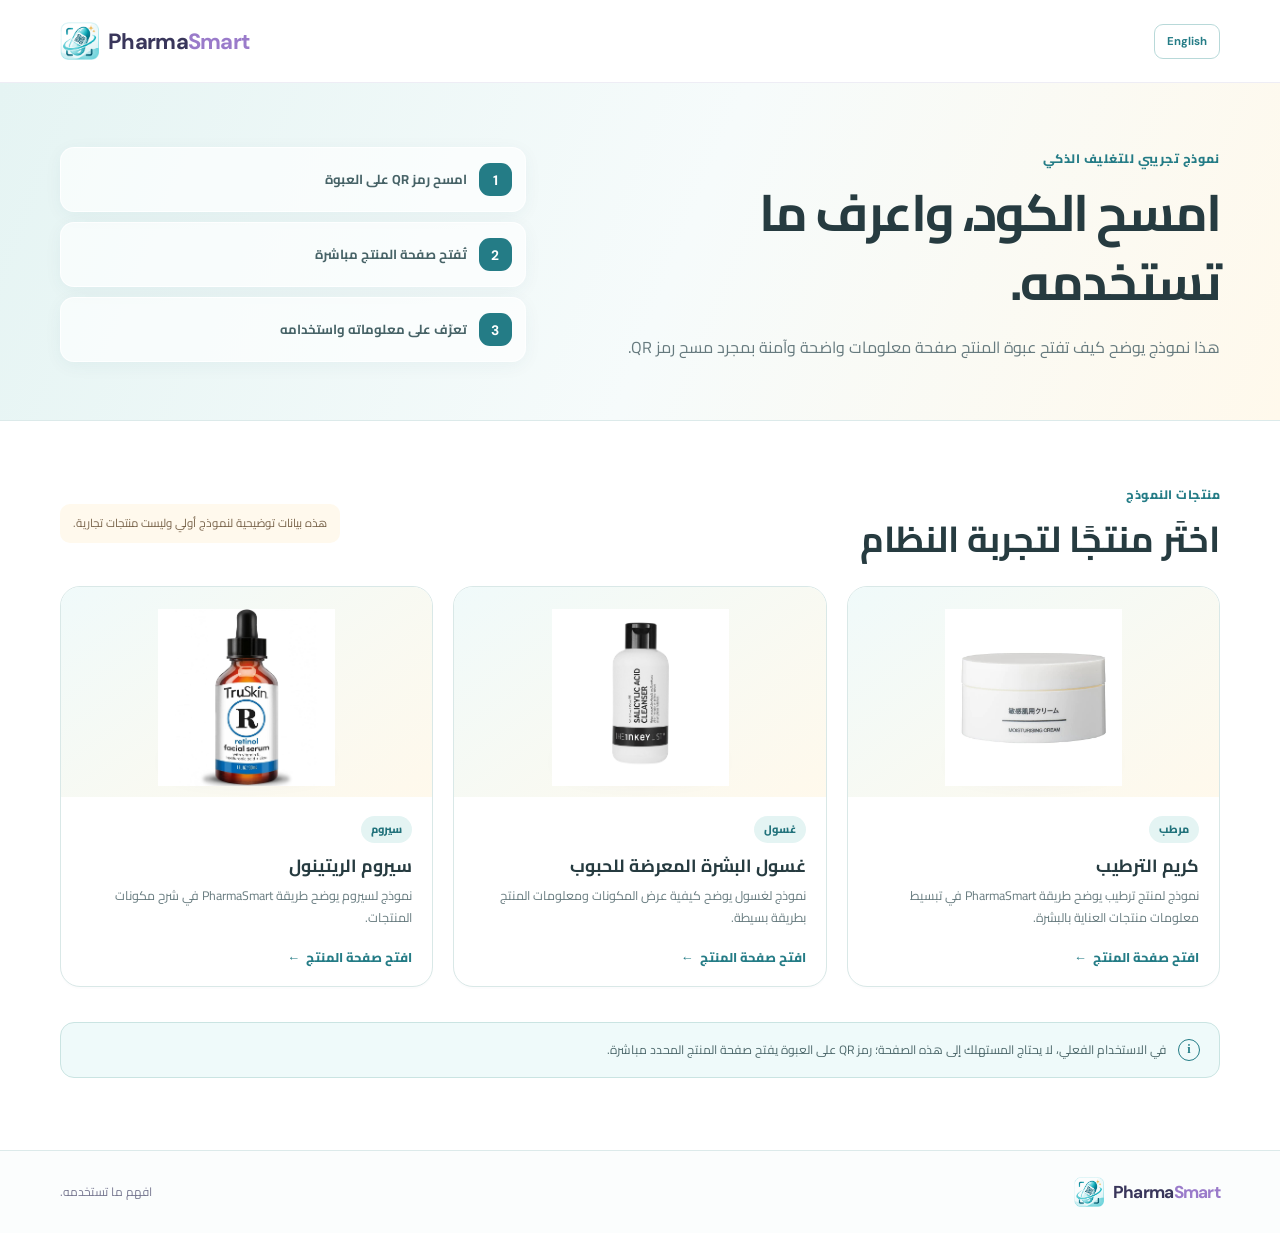
<file: index.html>
<!doctype html>
<html lang="ar" dir="rtl">
  <head>
    <meta charset="UTF-8" />
    <meta name="viewport" content="width=device-width, initial-scale=1.0" />
    <meta name="description" content="PharmaSmart: نموذج معلومات التغليف الذكي عبر QR Code." />
    <title>PharmaSmart | تجربة التغليف الذكي</title>
    <link rel="preconnect" href="https://fonts.googleapis.com" />
    <link rel="preconnect" href="https://fonts.gstatic.com" crossorigin />
    <link href="https://fonts.googleapis.com/css2?family=Cairo:wght@400;500;600;700&family=DM+Sans:wght@500;600;700&display=swap" rel="stylesheet" />
    <link rel="stylesheet" href="style.css" />
  </head>
  <body class="demo-page">
    <a class="skip-link" href="#products" data-i18n="skip">انتقل إلى المنتجات</a>
    <header class="site-header">
      <div class="container nav">
        <a class="brand" href="index.html" aria-label="PharmaSmart home">
          <img src="images/logo-icon.png" alt="" width="42" height="42" />
          <span>Pharma<span>Smart</span></span>
        </a>
        <button class="language-toggle" type="button" data-language-toggle aria-label="Switch to English">English</button>
      </div>
    </header>

    <main>
      <section class="demo-intro">
        <div class="container intro-layout">
          <div>
            <p class="eyebrow" data-i18n="demoLabel">نموذج تجريبي للتغليف الذكي</p>
            <h1 data-i18n="demoTitle">امسح الكود، واعرف ما تستخدمه.</h1>
            <p class="intro-text" data-i18n="demoText">هذا نموذج يوضح كيف تفتح عبوة المنتج صفحة معلومات واضحة وآمنة بمجرد مسح رمز QR.</p>
          </div>
          <ol class="journey" aria-label="رحلة المستخدم">
            <li><span>1</span><p data-i18n="journeyOne">امسح رمز QR على العبوة</p></li>
            <li><span>2</span><p data-i18n="journeyTwo">تُم افتح صفحة المنتج مباشرة</p></li>
            <li><span>3</span><p data-i18n="journeyThree">تعرّف على معلوماته واستخدامه</p></li>
          </ol>
        </div>
      </section>

      <section class="catalog container" id="products" aria-labelledby="catalog-title">
        <div class="section-heading demo-heading">
          <div>
            <p class="eyebrow" data-i18n="prototypeLabel">منتجات النموذج</p>
            <h2 id="catalog-title" data-i18n="chooseProduct">اختَر منتجًا لتجربة النظام</h2>
          </div>
          <p class="section-note" data-i18n="demoOnly">هذه بيانات توضيحية لنموذج أولي وليست منتجات تجارية.</p>
        </div>
        <div id="products-grid" class="product-grid" aria-live="polite">
          <div class="loading"><span></span><span data-i18n="loading">جارِ تحميل المنتجات...</span></div>
        </div>
        <p id="empty-state" class="empty-state" hidden></p>
      </section>

      <section class="container prototype-note">
        <span aria-hidden="true">i</span>
        <p data-i18n="prototypeNotice">في الاستخدام الفعلي، لا يحتاج المستهلك إلى هذه الصفحة؛ رمز QR على العبوة يفتح صفحة المنتج المحدد مباشرة.</p>
      </section>
    </main>

    <footer class="site-footer"><div class="container"><a class="brand" href="index.html"><img src="images/logo-icon.png" alt="" width="30" height="30" /><span>Pharma<span>Smart</span></span></a><p data-i18n="footer">Understand What You Use.</p></div></footer>
    <script src="script.js" defer></script>
  </body>
</html>
</file>
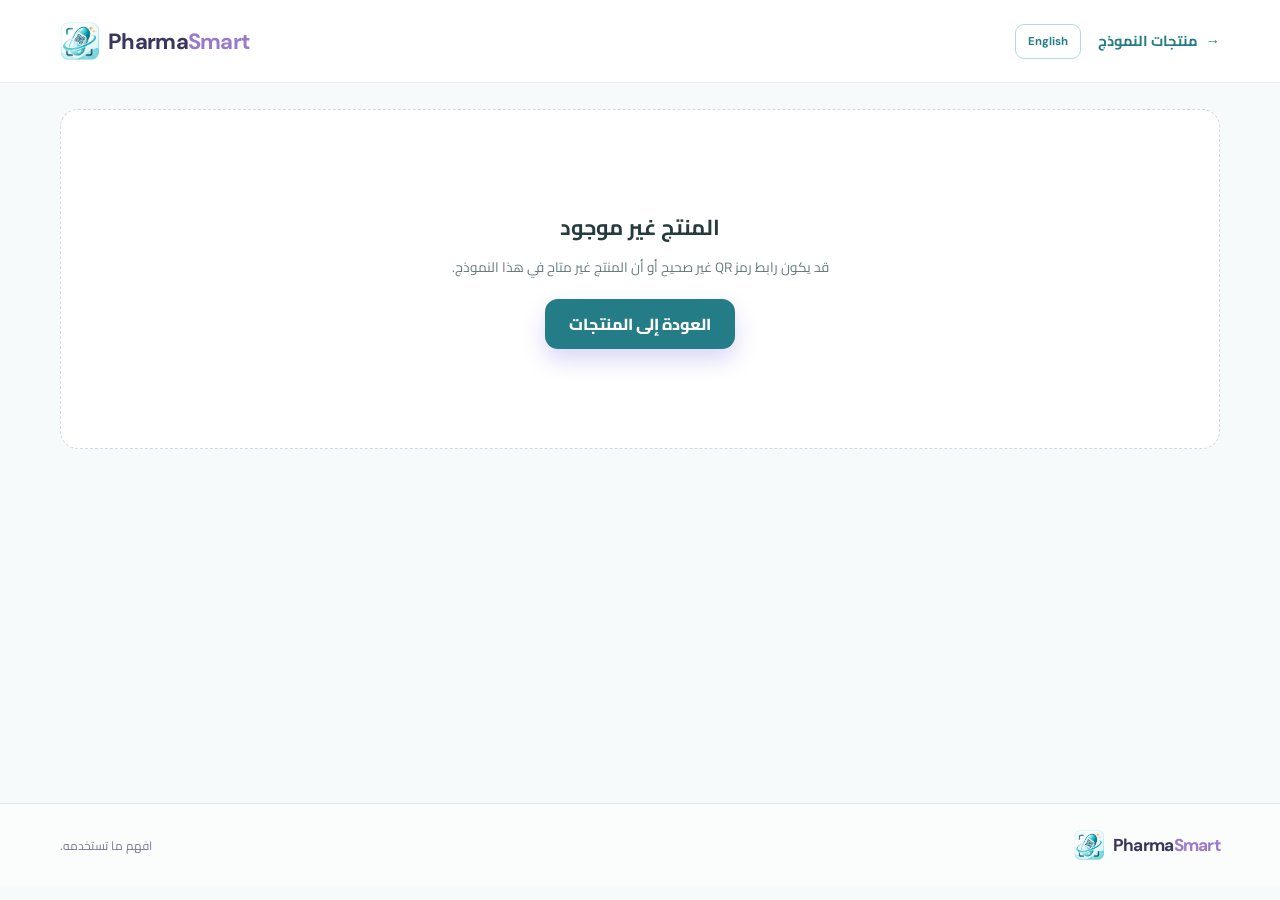
<file: product.html>
<!doctype html>
<html lang="ar" dir="rtl">
  <head>
    <meta charset="UTF-8" />
    <meta name="viewport" content="width=device-width, initial-scale=1.0" />
    <meta name="description" content="معلومات المنتج من PharmaSmart عبر التغليف الذكي." />
    <title>معلومات المنتج | PharmaSmart</title>
    <link rel="preconnect" href="https://fonts.googleapis.com" />
    <link rel="preconnect" href="https://fonts.gstatic.com" crossorigin />
    <link href="https://fonts.googleapis.com/css2?family=Cairo:wght@400;500;600;700&family=DM+Sans:wght@500;600;700&display=swap" rel="stylesheet" />
    <link rel="stylesheet" href="style.css" />
  </head>
  <body class="product-page">
    <a class="skip-link" href="#product-content" data-i18n="skip">انتقل إلى المعلومات</a>
    <header class="site-header">
      <div class="container nav">
        <a class="brand" href="index.html" aria-label="PharmaSmart home"><img src="images/logo-icon.png" alt="" width="42" height="42" /><span>Pharma<span>Smart</span></span></a>
        <div class="nav-actions">
          <a class="header-link" href="index.html#products"><span aria-hidden="true">→</span><span data-i18n="demoProducts">منتجات النموذج</span></a>
          <button class="language-toggle" type="button" data-language-toggle aria-label="Switch to English">English</button>
        </div>
      </div>
    </header>
    <main id="product-content" class="product-content container" aria-live="polite">
      <div class="loading"><span></span><span data-i18n="loading">جارِ تحميل معلومات المنتج...</span></div>
    </main>
    <footer class="site-footer"><div class="container"><a class="brand" href="index.html"><img src="images/logo-icon.png" alt="" width="30" height="30" /><span>Pharma<span>Smart</span></span></a><p data-i18n="footer">Understand What You Use.</p></div></footer>
    <script src="script.js" defer></script>
  </body>
</html>
</file>
<file: style.css>
@import url('https://fonts.googleapis.com/css2?family=Cairo:wght@400;500;600;700;800&family=DM+Sans:wght@500;600;700&display=swap');

:root {
  --ink: #263b40;
  --muted: #667a7e;
  --primary: #247c86;
  --primary-dark: #145a64;
  --lilac: #e6f4f4;
  --pink: #fff7e9;
  --line: #dceaea;
  --surface: #ffffff;
  --soft: #f6fafa;
  --warning: #98634e;
  --shadow: 0 18px 50px rgba(26, 83, 91, .1);
}

* { box-sizing: border-box; }
html { scroll-behavior: smooth; }
body { margin: 0; color: var(--ink); background: var(--surface); font-family: Cairo, Tahoma, sans-serif; line-height: 1.75; }
button, input { font: inherit; }
button { cursor: pointer; }
a { color: inherit; text-decoration: none; }
img { max-width: 100%; }
.container { width: min(1160px, calc(100% - 40px)); margin-inline: auto; }
.skip-link { position: fixed; inset: 10px auto auto 10px; z-index: 10; padding: 8px 14px; color: #fff; background: var(--primary); border-radius: 8px; transform: translateY(-150%); }
.skip-link:focus { transform: translateY(0); }

.site-header { position: relative; z-index: 2; border-bottom: 1px solid rgba(232, 231, 241, .72); background: rgba(255, 255, 255, .9); backdrop-filter: blur(10px); }
.nav { min-height: 82px; display: flex; justify-content: space-between; align-items: center; gap: 20px; }
.site-header .nav { direction: ltr; }
.brand { display: inline-flex; align-items: center; gap: 9px; direction: ltr; color: #39365b; font: 700 1.38rem 'DM Sans', Cairo, sans-serif; letter-spacing: -.7px; }
.brand img { width: 39px; height: 39px; object-fit: contain; }
.brand span span { color: #9a7bca; }
.header-link { display: inline-flex; align-items: center; gap: 7px; color: var(--primary); font-size: .91rem; font-weight: 700; }
.header-link:hover { color: var(--primary-dark); }

.hero { overflow: hidden; min-height: 480px; background: linear-gradient(115deg, #f8f5ff 0%, #fff8fa 50%, #fbfbff 100%); }
.hero-grid { min-height: 480px; display: grid; grid-template-columns: 1.12fr .88fr; align-items: center; gap: 68px; }
.hero-copy { padding-block: 66px; }
.eyebrow { margin: 0 0 9px; color: var(--primary); font-size: .77rem; font-weight: 800; letter-spacing: .04em; }
.hero h1 { max-width: 640px; margin: 0; font-size: clamp(2rem, 4.1vw, 3.85rem); font-weight: 800; line-height: 1.35; letter-spacing: -.045em; }
.hero h1 em { color: var(--primary); font-style: normal; position: relative; white-space: nowrap; }
.hero h1 em::after { content: ''; position: absolute; right: 0; bottom: -2px; width: 100%; height: 7px; background: #e3dcff; border-radius: 50%; z-index: 0; }
.hero-text { max-width: 580px; margin: 21px 0 29px; color: var(--muted); font-size: 1.04rem; }
.button { display: inline-flex; align-items: center; justify-content: center; gap: 11px; min-height: 50px; padding: 0 24px; border: 0; border-radius: 13px; font-weight: 800; transition: transform .2s, box-shadow .2s, background .2s; }
.button:hover { transform: translateY(-2px); }
.button-primary { color: #fff; background: var(--primary); box-shadow: 0 11px 22px rgba(102, 86, 216, .24); }
.button-primary:hover { background: var(--primary-dark); box-shadow: 0 14px 28px rgba(102, 86, 216, .3); }
.button-secondary { color: var(--primary); background: var(--lilac); }

.hero-art { position: relative; min-height: 305px; isolation: isolate; }
.hero-orb { position: absolute; border-radius: 50%; filter: blur(.2px); }
.orb-one { inset: 15px 23px 22px auto; width: 255px; background: linear-gradient(145deg, #d4c8ff, #eeccdf); opacity: .64; }
.orb-two { inset: 77px auto auto 0; width: 122px; height: 122px; background: #ddd5ff; opacity: .75; }
.hero-card { position: absolute; z-index: 1; background: rgba(255, 255, 255, .8); box-shadow: var(--shadow); backdrop-filter: blur(10px); }
.hero-card-main { top: 55px; right: 70px; width: 250px; min-height: 178px; padding: 32px 25px; border: 1px solid rgba(255,255,255,.8); border-radius: 28px; transform: rotate(-5deg); }
.hero-card-main strong, .hero-card-main small { display: block; }
.hero-card-main strong { margin-top: 12px; font-size: 1.18rem; }
.hero-card-main small { color: var(--muted); font-size: .84rem; }
.hero-card-icon { display: grid; place-items: center; width: 45px; height: 45px; color: #fff; background: linear-gradient(140deg, #856fea, #c29be4); border-radius: 15px; font-size: 1.35rem; }
.hero-card-small { bottom: 19px; right: 0; padding: 15px 21px; color: #5d5282; border-radius: 17px; font-size: .81rem; line-height: 1.8; transform: rotate(4deg); }
.hero-card-small b { color: var(--primary); }

.features { border-bottom: 1px solid var(--line); background: #fff; }
.feature-grid { display: grid; grid-template-columns: repeat(3, 1fr); }
.feature-grid article { display: flex; align-items: center; gap: 14px; padding: 27px 24px; }
.feature-grid article + article { border-inline-start: 1px solid var(--line); }
.feature-icon { display: grid; flex: 0 0 auto; place-items: center; width: 43px; height: 43px; color: var(--primary); background: var(--lilac); border-radius: 13px; font-family: sans-serif; font-size: 1.36rem; font-weight: 700; }
.feature-grid h2 { margin: 0 0 2px; font-size: .93rem; }
.feature-grid p { margin: 0; color: var(--muted); font-size: .76rem; }

.catalog { padding-block: 84px 75px; }
.section-heading { display: flex; justify-content: space-between; align-items: end; gap: 25px; margin-bottom: 23px; }
.section-heading h2 { margin: 0; font-size: clamp(1.6rem, 3vw, 2.25rem); line-height: 1.35; }
.search-field { display: flex; align-items: center; gap: 8px; width: min(100%, 310px); padding: 0 14px; color: #8f91a6; border: 1px solid var(--line); border-radius: 11px; background: #fff; transition: border .2s, box-shadow .2s; }
.search-field:focus-within { border-color: #b4a8f4; box-shadow: 0 0 0 3px #f0eeff; }
.search-field input { width: 100%; min-height: 45px; border: 0; outline: 0; color: var(--ink); background: transparent; font-size: .82rem; }
.search-field input::placeholder { color: #a7a8b6; }
.filters { display: flex; flex-wrap: wrap; gap: 8px; margin-bottom: 29px; }
.filter { padding: 8px 16px; color: #73758c; border: 1px solid var(--line); border-radius: 99px; background: #fff; font-size: .79rem; font-weight: 700; transition: all .2s; }
.filter:hover { border-color: #c1b8f5; color: var(--primary); }
.filter.is-active { color: #fff; border-color: var(--primary); background: var(--primary); }
.product-grid { display: grid; grid-template-columns: repeat(3, 1fr); gap: 20px; min-height: 280px; }
.product-card { display: flex; flex-direction: column; overflow: hidden; border: 1px solid var(--line); border-radius: 20px; background: #fff; box-shadow: 0 2px 0 rgba(44,37,94,.01); transition: transform .25s, box-shadow .25s, border .25s; }
.product-card:hover { border-color: #d7d0f7; box-shadow: var(--shadow); transform: translateY(-5px); }
.product-image { position: relative; display: grid; place-items: center; height: 210px; padding: 22px; background: linear-gradient(145deg, #faf8ff, #fff5f7); }
.product-image::after { content: ''; position: absolute; width: 156px; height: 30px; bottom: 20px; border-radius: 50%; background: rgba(54,42,102,.09); filter: blur(10px); }
.product-image img { position: relative; z-index: 1; max-height: 177px; object-fit: contain; transition: transform .3s; }
.product-card:hover .product-image img { transform: scale(1.05) rotate(1deg); }
.tag { display: inline-block; width: fit-content; padding: 4px 10px; color: #7b64ca; background: var(--lilac); border-radius: 20px; font-size: .68rem; font-weight: 800; }
.product-copy { display: flex; flex: 1; flex-direction: column; align-items: start; padding: 19px 20px 17px; }
.product-copy h3 { margin: 10px 0 6px; font-size: 1.1rem; line-height: 1.45; }
.product-copy p { margin: 0; color: var(--muted); font-size: .78rem; line-height: 1.75; }
.card-link { display: inline-flex; align-items: center; gap: 6px; margin-top: auto; padding-top: 18px; color: var(--primary); font-size: .8rem; font-weight: 800; }
.card-link span { transition: transform .2s; }
.product-card:hover .card-link span { transform: translateX(-4px); }
.loading { grid-column: 1 / -1; display: flex; align-items: center; justify-content: center; gap: 10px; min-height: 215px; color: var(--muted); font-size: .88rem; }
.loading span { width: 21px; height: 21px; border: 3px solid #e3e0f6; border-top-color: var(--primary); border-radius: 50%; animation: spin .8s linear infinite; }
@keyframes spin { to { transform: rotate(360deg); } }
.empty-state { padding: 55px 20px; color: var(--muted); text-align: center; border: 1px dashed #d9d6e8; border-radius: 16px; }
.notice-wrap { padding-bottom: 85px; }
.notice { display: flex; align-items: center; gap: 13px; padding: 17px 21px; color: #6d6277; border: 1px solid #f2dfe7; border-radius: 14px; background: var(--pink); }
.notice > span { display: grid; flex: 0 0 auto; place-items: center; width: 22px; height: 22px; color: var(--warning); border: 1.5px solid currentColor; border-radius: 50%; font: 700 .75rem Georgia, serif; }
.notice p { margin: 0; font-size: .76rem; }
.site-footer { padding: 26px 0; color: #777891; border-top: 1px solid var(--line); background: #fcfcff; }
.site-footer .container { display: flex; justify-content: space-between; align-items: center; gap: 20px; }
.site-footer p { margin: 0; font-size: .75rem; }
.site-footer .brand { font-size: 1.08rem; }
.site-footer .brand img { width: 30px; height: 30px; }

/* Product details */
.product-page { background: var(--soft); }
.product-content { min-height: calc(100vh - 180px); padding-block: 38px 75px; }
.breadcrumb { display: inline-flex; align-items: center; gap: 8px; margin-bottom: 25px; color: #777991; font-size: .78rem; }
.breadcrumb a { color: var(--primary); font-weight: 700; }
.details-hero { display: grid; grid-template-columns: .94fr 1.06fr; overflow: hidden; border-radius: 24px; background: #fff; box-shadow: 0 9px 36px rgba(44,37,94,.06); }
.details-image { position: relative; display: grid; place-items: center; min-height: 370px; padding: 47px; background: linear-gradient(135deg, #f0edff, #fff5f8); }
.details-image::after { content: ''; position: absolute; bottom: 55px; width: 220px; height: 34px; border-radius: 50%; background: rgba(50,39,103,.11); filter: blur(11px); }
.details-image img { position: relative; z-index: 1; max-height: 280px; object-fit: contain; }
.details-copy { padding: 48px 51px; }
.details-copy h1 { margin: 14px 0 13px; font-size: clamp(1.85rem, 3.5vw, 2.9rem); line-height: 1.3; letter-spacing: -.04em; }
.details-copy > p { margin: 0; color: var(--muted); font-size: .91rem; }
.product-meta { display: grid; grid-template-columns: repeat(3, 1fr); gap: 10px; margin-top: 27px; }
.product-meta div { padding: 11px 12px; border-radius: 11px; background: #f8f7fc; }
.product-meta small { display: block; color: #85879b; font-size: .65rem; }
.product-meta strong { display: block; direction: ltr; margin-top: 1px; color: #4a4b6b; font: 600 .75rem 'DM Sans', Cairo, sans-serif; text-align: right; }
.details-grid { display: grid; grid-template-columns: 1.08fr .92fr; gap: 22px; margin-top: 22px; }
.info-card { padding: 25px; border: 1px solid var(--line); border-radius: 19px; background: #fff; }
.info-card h2 { display: flex; align-items: center; gap: 9px; margin: 0 0 19px; font-size: 1.1rem; }
.info-card h2 span { display: grid; place-items: center; width: 30px; height: 30px; color: var(--primary); border-radius: 9px; background: var(--lilac); font: 700 1rem sans-serif; }
.ingredient-list { display: grid; gap: 11px; }
.ingredient { padding: 14px 15px; border: 1px solid #edebf5; border-radius: 12px; background: #fff; }
.ingredient-top { display: flex; align-items: center; justify-content: space-between; gap: 14px; }
.ingredient h3 { margin: 0; font-family: 'DM Sans', Cairo, sans-serif; font-size: .92rem; }
.ingredient p { margin: 7px 0 0; color: var(--muted); font-size: .75rem; line-height: 1.7; }
.ingredient .tag { font-size: .62rem; }
.guide-list { display: grid; gap: 12px; }
.guide-row { padding: 15px; border-radius: 12px; background: #f9f8fd; }
.guide-row h3 { display: flex; gap: 7px; align-items: center; margin: 0 0 5px; font-size: .84rem; }
.guide-row h3 span { color: var(--primary); }
.guide-row p { margin: 0; color: var(--muted); font-size: .75rem; }
.warnings { margin: 0; padding: 0; list-style: none; }
.warnings li { position: relative; padding: 9px 25px 9px 0; color: #785c6c; font-size: .75rem; }
.warnings li::before { content: '!'; position: absolute; right: 0; top: 11px; display: grid; place-items: center; width: 17px; height: 17px; color: #a95d73; border-radius: 50%; background: #ffe7ee; font: 700 .66rem Arial, sans-serif; }
.assistant-card { grid-column: 1 / -1; overflow: hidden; padding: 0; border-color: #e0dcfb; background: linear-gradient(115deg, #fbfaff, #fff); }
.assistant-top { display: flex; align-items: center; gap: 12px; padding: 22px 25px 14px; }
.assistant-avatar { display: grid; flex: 0 0 auto; place-items: center; width: 43px; height: 43px; color: #fff; border-radius: 14px; background: linear-gradient(145deg, #8976e9, #b18ddd); font-size: 1.3rem; }
.assistant-top h2 { margin: 0; font-size: 1rem; }
.assistant-top p { margin: 0; color: var(--muted); font-size: .72rem; }
.assistant-welcome { margin: 0 25px; padding: 12px 15px; width: fit-content; max-width: calc(100% - 50px); color: #504d6e; border-radius: 3px 13px 13px 13px; background: #f0edff; font-size: .79rem; }
.question-list { display: flex; flex-wrap: wrap; gap: 8px; padding: 17px 25px 24px; }
.question { padding: 8px 13px; color: #6557b7; border: 1px solid #d9d3fa; border-radius: 20px; background: #fff; font-size: .71rem; font-weight: 700; transition: .2s; }
.question:hover, .question:focus-visible { color: #fff; border-color: var(--primary); background: var(--primary); outline: 0; }
.answer { margin: 0 25px 20px; padding: 13px 15px; color: #4d4f6b; border-inline-start: 3px solid #9a8ce5; border-radius: 0 9px 9px 0; background: #faf9fe; font-size: .78rem; }
.recycling { grid-column: 1 / -1; color: #577168; background: #f2faf5; border-color: #d7ebde; }
.recycling h2 span { color: #43845d; background: #e2f3e7; }
.recycling p { margin: 0; font-size: .77rem; }
.error-state { display: grid; place-items: center; min-height: 340px; padding: 40px; text-align: center; border: 1px dashed #d8d5e7; border-radius: 18px; background: #fff; }
.error-state h1 { margin: 0 0 9px; font-size: 1.35rem; }
.error-state p { max-width: 490px; margin: 0 0 20px; color: var(--muted); font-size: .85rem; }

@media (max-width: 800px) {
  .hero-grid, .details-hero, .details-grid { grid-template-columns: 1fr; }
  .hero-grid { gap: 0; }
  .hero-copy { padding-block: 55px 20px; }
  .hero-art { min-height: 250px; width: min(100%, 450px); margin-inline: auto; }
  .feature-grid { grid-template-columns: 1fr; }
  .feature-grid article + article { border-top: 1px solid var(--line); border-inline-start: 0; }
  .product-grid { grid-template-columns: repeat(2, 1fr); }
  .details-copy { padding: 31px; }
  .details-image { min-height: 290px; }
  .details-image img { max-height: 220px; }
}
@media (max-width: 560px) {
  .container { width: min(100% - 28px, 1160px); }
  .nav { min-height: 69px; }
  .brand { font-size: 1.15rem; }
  .brand img { width: 34px; height: 34px; }
  .header-link { font-size: .75rem; }
  .hero { min-height: auto; }
  .hero-copy { padding-top: 44px; }
  .hero h1 { font-size: 2.05rem; }
  .hero-text { font-size: .91rem; }
  .hero-art { min-height: 215px; transform: scale(.86); transform-origin: top center; margin-bottom: -30px; }
  .section-heading { align-items: stretch; flex-direction: column; }
  .search-field { width: 100%; }
  .catalog { padding-block: 58px; }
  .product-grid { grid-template-columns: 1fr; }
  .product-image { height: 200px; }
  .site-footer .container { align-items: flex-start; flex-direction: column; }
  .product-content { padding-block: 23px 48px; }
  .breadcrumb { margin-bottom: 16px; }
  .details-copy { padding: 26px 20px; }
  .details-image { min-height: 255px; padding: 33px; }
  .details-image::after { bottom: 35px; }
  .product-meta { grid-template-columns: 1fr 1fr; }
  .info-card { padding: 19px; }
  .assistant-top, .question-list { padding-inline: 19px; }
  .assistant-welcome, .answer { margin-inline: 19px; max-width: calc(100% - 38px); }
}

/* PharmaSmart smart-packaging experience */
.demo-intro { padding: 64px 0 58px; border-bottom: 1px solid var(--line); background: linear-gradient(112deg, #e5f4f3 0%, #f6fbfb 53%, #fff9ec 100%); }
.intro-layout { display: grid; grid-template-columns: 1.15fr .85fr; align-items: center; gap: 64px; }
.demo-intro h1 { max-width: 650px; margin: 0; color: var(--ink); font-size: clamp(2rem, 4vw, 3.35rem); line-height: 1.35; letter-spacing: -.04em; }
.intro-text { max-width: 600px; margin: 17px 0 0; color: var(--muted); font-size: 1rem; }
.journey { display: grid; gap: 10px; margin: 0; padding: 0; list-style: none; counter-reset: journey; }
.journey li { display: flex; align-items: center; gap: 12px; min-height: 65px; padding: 10px 13px; border: 1px solid rgba(255,255,255,.8); border-radius: 14px; background: rgba(255,255,255,.64); box-shadow: 0 4px 18px rgba(25,87,93,.05); }
.journey span { display: grid; flex: 0 0 auto; place-items: center; width: 33px; height: 33px; color: #fff; border-radius: 11px; background: var(--primary); font: 700 .86rem 'DM Sans', Cairo, sans-serif; }
.journey p { margin: 0; color: #476367; font-size: .82rem; font-weight: 700; }
.demo-heading { align-items: center; }
.section-note { max-width: 330px; margin: 0; padding: 10px 13px; color: #78634a; border-radius: 10px; background: #fff9ed; font-size: .72rem; line-height: 1.7; }
.prototype-note { display: flex; align-items: center; gap: 12px; margin-bottom: 72px; padding: 16px 19px; color: #4d686b; border: 1px solid #cae4e2; border-radius: 14px; background: #effafa; }
.prototype-note > span { display: grid; flex: 0 0 auto; place-items: center; width: 22px; height: 22px; color: var(--primary); border: 1.5px solid currentColor; border-radius: 50%; font: 700 .76rem Georgia, serif; }
.prototype-note p { margin: 0; font-size: .76rem; }
.nav-actions { display: flex; align-items: center; gap: 17px; direction: rtl; }
.language-toggle { min-height: 35px; padding: 0 12px; color: var(--primary); border: 1px solid #b8d9d9; border-radius: 9px; background: #fff; font: 700 .71rem 'DM Sans', Cairo, sans-serif; transition: .2s; }
.language-toggle:hover, .language-toggle:focus-visible { color: #fff; border-color: var(--primary); outline: 0; background: var(--primary); }
.demo-page .catalog { padding-block: 63px 35px; }
.demo-page .product-grid { min-height: 0; }
.product-card { border-color: #d9e8e7; }
.product-card:hover { border-color: #9fcfce; box-shadow: 0 18px 40px rgba(25,87,93,.12); }
.product-image { background: linear-gradient(145deg, #f0fafa, #fff9ec); }
.product-copy h3 { color: var(--ink); }
.tag { color: #21727b; background: #e4f4f3; }
.card-link { color: var(--primary); }
.site-footer { border-color: var(--line); background: #fbfdfd; }

.product-page .site-header { background: rgba(255,255,255,.95); }
.product-content { padding-top: 26px; }
.breadcrumb { margin-bottom: 18px; }
.details-hero { border: 1px solid #dceaea; box-shadow: 0 9px 36px rgba(26,83,91,.07); }
.details-image { background: linear-gradient(135deg, #e6f5f4, #fff8ea); }
.details-image::after { background: rgba(24,82,85,.13); }
.details-copy > p { max-width: 600px; }
.product-meta div { background: #f3f9f9; }
.product-meta strong { color: #3f6569; }
.info-card { border-color: #dceaea; }
.info-card h2 span { color: var(--primary); background: #e5f4f3; }
.ingredient { width: 100%; padding: 0; overflow: hidden; border-color: #dfeceb; text-align: inherit; background: #fff; }
button.ingredient { font: inherit; cursor: pointer; }
.ingredient-top { width: 100%; padding: 14px 15px; color: var(--ink); border: 0; background: transparent; text-align: inherit; }
.ingredient-name { font: 600 .92rem 'DM Sans', Cairo, sans-serif; }
.ingredient-function { display: inline-flex; align-items: center; gap: 9px; }
.ingredient-toggle { color: var(--primary); font-family: Arial, sans-serif; font-size: 1rem; transition: transform .2s; }
.ingredient-top[aria-expanded="true"] .ingredient-toggle { transform: rotate(45deg); }
.ingredient p { margin: 0; padding: 0 15px 15px; color: #536e72; }
.card-hint { margin: -9px 0 16px; color: var(--muted); font-size: .72rem; }
.guide-row { background: #f2f9f9; }
.guide-row h3 span { color: var(--primary); }
.warnings li { color: #785f53; }
.warnings li::before { color: #a46a51; background: #fff0e6; }
.assistant-card { border-color: #c9e4e2; background: linear-gradient(115deg, #f3fbfb, #fff); }
.assistant-avatar { background: linear-gradient(145deg, #247c86, #66b6b4); }
.assistant-welcome { color: #355b60; background: #e6f5f4; }
.question { color: #176872; border-color: #b8dddd; }
.question:hover, .question:focus-visible { border-color: var(--primary); background: var(--primary); }
.answer { color: #405f63; border-inline-start-color: #5aa9a9; background: #f0f9f8; }
.recycling { color: #537168; background: #f2faf5; border-color: #d7ebde; }
.recycling h2 span { color: #43845d; background: #e2f3e7; }
.quick-links { display: flex; flex-wrap: wrap; gap: 8px; margin: 18px 0 0; }
.quick-links a { padding: 7px 11px; color: #367177; border: 1px solid #cfe5e4; border-radius: 20px; background: #fff; font-size: .68rem; font-weight: 700; }
.media-card { grid-column: 1 / -1; }
.media-grid { display: grid; grid-template-columns: repeat(2, minmax(0, 1fr)); gap: 13px; }
.media-panel { padding: 15px; border: 1px solid #e0ecec; border-radius: 13px; background: #f8fbfb; }
.media-panel h3 { margin: 0 0 8px; font-size: .84rem; }
.media-panel video, .media-panel audio { width: 100%; display: block; }
.youtube-panel p { min-height: 43px; margin: 0 0 13px; color: var(--muted); font-size: .76rem; }
.youtube-panel .button { min-height: 39px; padding-inline: 14px; font-size: .73rem; }
.information-note { grid-column: 1 / -1; display: flex; align-items: flex-start; gap: 10px; padding: 16px 18px; color: #6f6253; border: 1px solid #f0ddbc; border-radius: 14px; background: #fffaf0; }
.information-note span { display: grid; flex: 0 0 auto; place-items: center; width: 21px; height: 21px; color: #9b7340; border: 1px solid currentColor; border-radius: 50%; font: 700 .7rem Georgia, serif; }
.information-note p { margin: 0; font-size: .74rem; line-height: 1.8; }
.product-page .site-footer .container { justify-content: space-between; }
.community-card { grid-column: 1 / -1; }
.community-grid { display: grid; grid-template-columns: repeat(2, minmax(0, 1fr)); gap: 28px; }
.community-panel + .community-panel { padding-inline-start: 28px; border-inline-start: 1px solid var(--line); }
.community-panel h2 { margin-bottom: 7px; }
.local-feedback-form, .local-question-form { display: grid; gap: 11px; margin-top: 15px; }
.rating-picker { display: flex; align-items: center; gap: 14px; margin: 0; padding: 0; border: 0; }
.rating-picker legend { float: inline-start; padding: 0; color: #586e71; font-size: .73rem; font-weight: 700; }
.rating-picker div { display: flex; gap: 2px; }
.star-button { width: 29px; height: 29px; padding: 0; color: #b6c9c8; border: 0; background: transparent; font-size: 1.31rem; line-height: 1; }
.star-button.is-selected, .star-button:hover { color: #e0a94e; }
.local-feedback-form textarea, .local-question-form textarea { width: 100%; resize: vertical; padding: 10px 12px; color: var(--ink); border: 1px solid #cfe3e2; border-radius: 10px; outline: 0; background: #fbfefe; font: inherit; font-size: .75rem; }
.local-feedback-form textarea:focus, .local-question-form textarea:focus { border-color: #62aeb2; box-shadow: 0 0 0 3px #e5f4f3; }
.local-feedback-form .button, .local-question-form .button { justify-self: start; min-height: 40px; padding-inline: 15px; font-size: .71rem; }
.local-status { min-height: 19px; margin: 9px 0 0; color: #2a7b68; font-size: .71rem; font-weight: 700; }
.local-list { display: grid; gap: 8px; margin: 3px 0 0; padding: 0; list-style: none; }
.local-list li { padding: 10px 11px; border-radius: 9px; background: #f6faf9; }
.local-list p { margin: 3px 0; color: #4d6669; font-size: .73rem; line-height: 1.65; }
.local-list small { color: #89999a; font-size: .63rem; }
.stars { color: #e0a94e; letter-spacing: 1px; font-size: .82rem; }
.community-empty { color: var(--muted); font-size: .72rem; }

@media (max-width: 800px) {
  .intro-layout { grid-template-columns: 1fr; gap: 29px; }
  .journey { grid-template-columns: repeat(3, 1fr); }
  .journey li { align-items: flex-start; flex-direction: column; }
  .media-grid { grid-template-columns: 1fr; }
  .community-grid { grid-template-columns: 1fr; gap: 20px; }
  .community-panel + .community-panel { padding: 20px 0 0; border-top: 1px solid var(--line); border-inline-start: 0; }
}
@media (max-width: 560px) {
  .demo-intro { padding-block: 43px; }
  .intro-text { font-size: .88rem; }
  .journey { grid-template-columns: 1fr; }
  .journey li { align-items: center; flex-direction: row; min-height: 54px; }
  .demo-heading { align-items: flex-start; }
  .section-note { max-width: none; }
  .prototype-note { align-items: flex-start; margin-bottom: 46px; }
  .nav-actions { gap: 10px; }
  .header-link { font-size: .67rem; }
  .language-toggle { padding-inline: 9px; }
}
</file>
